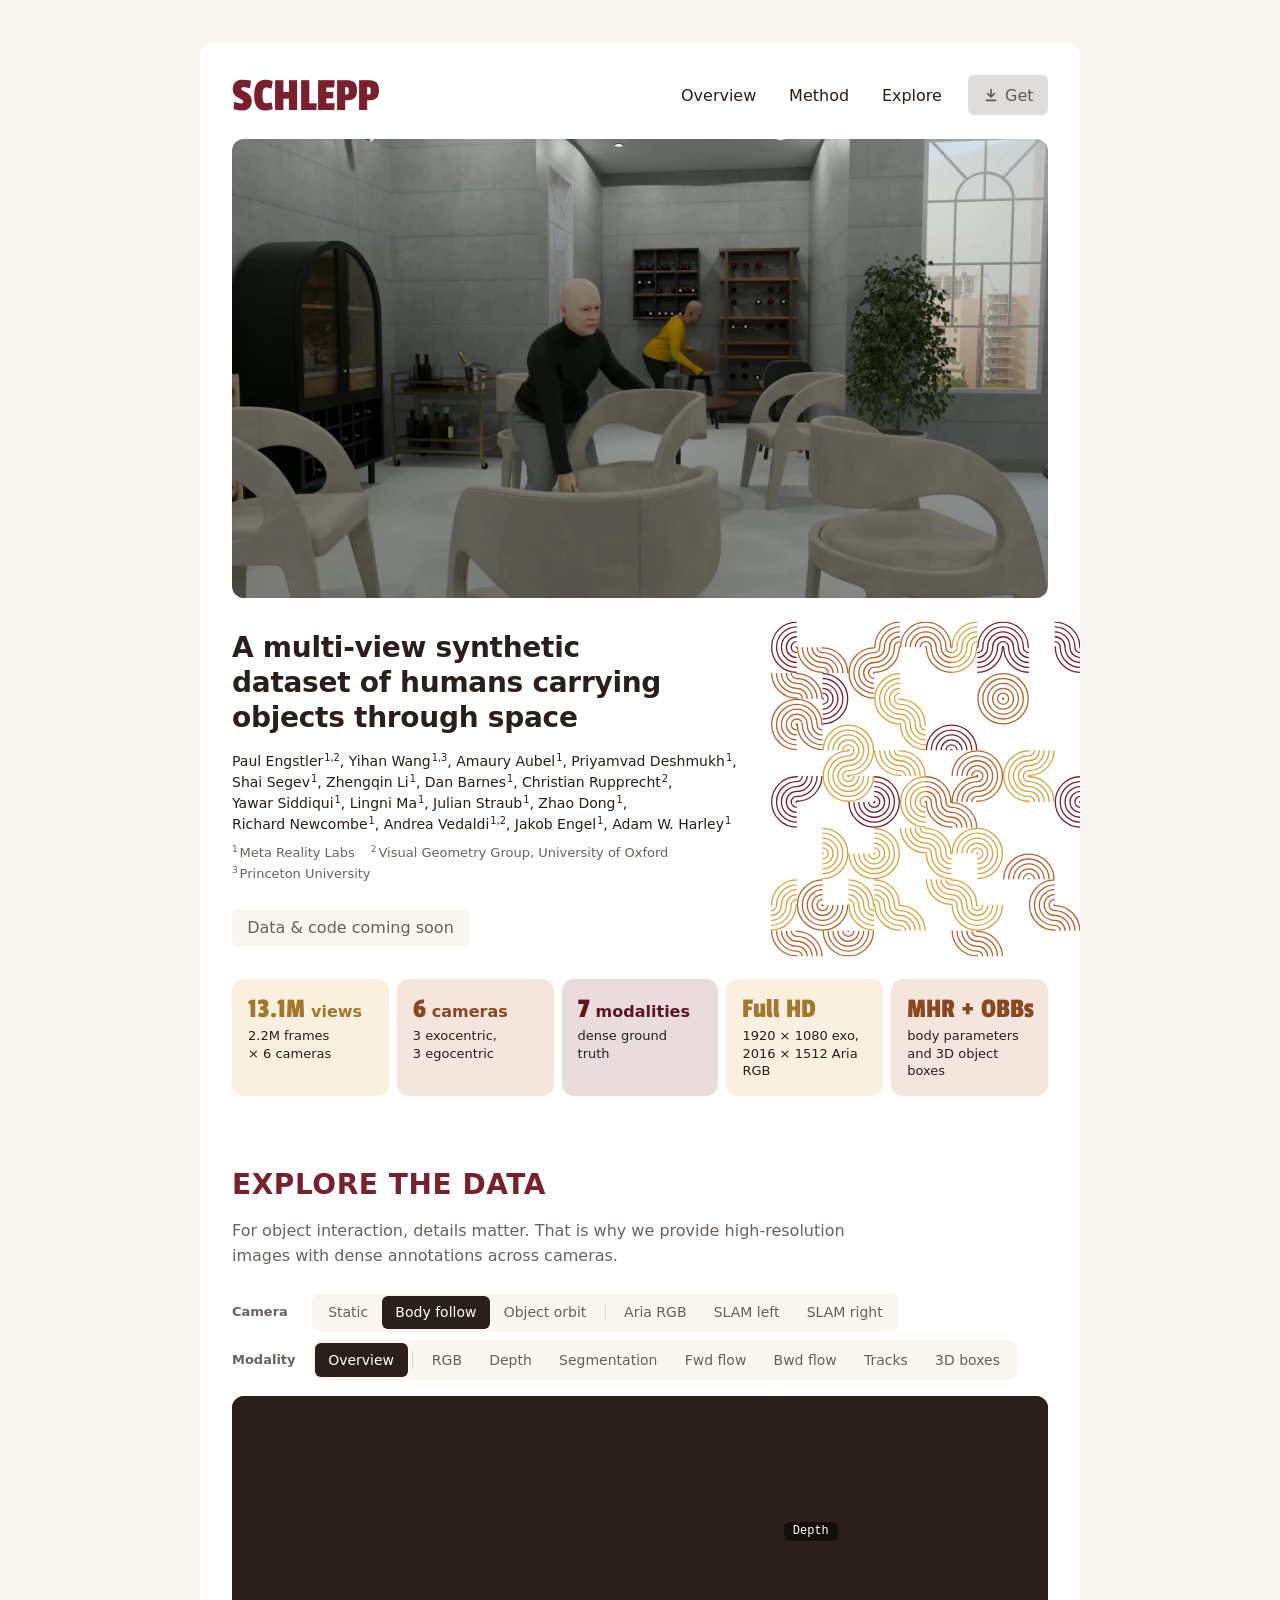
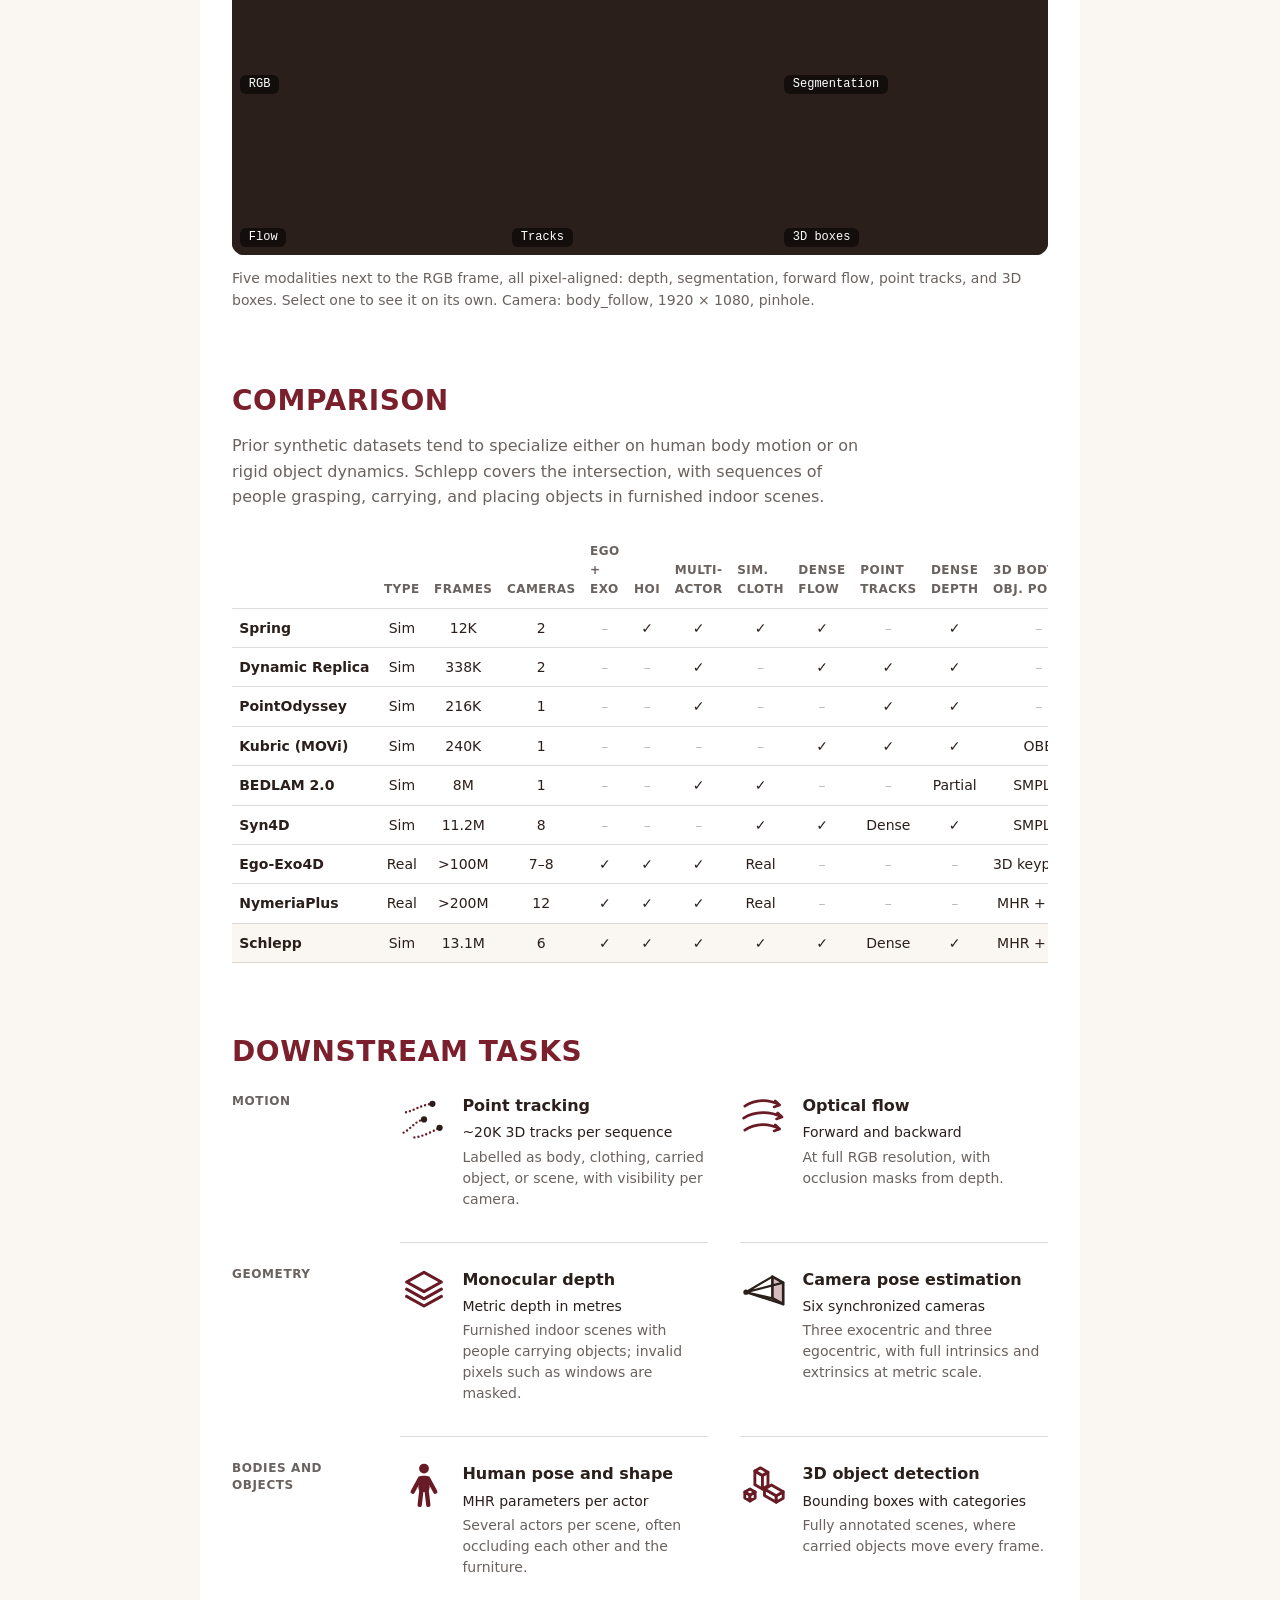
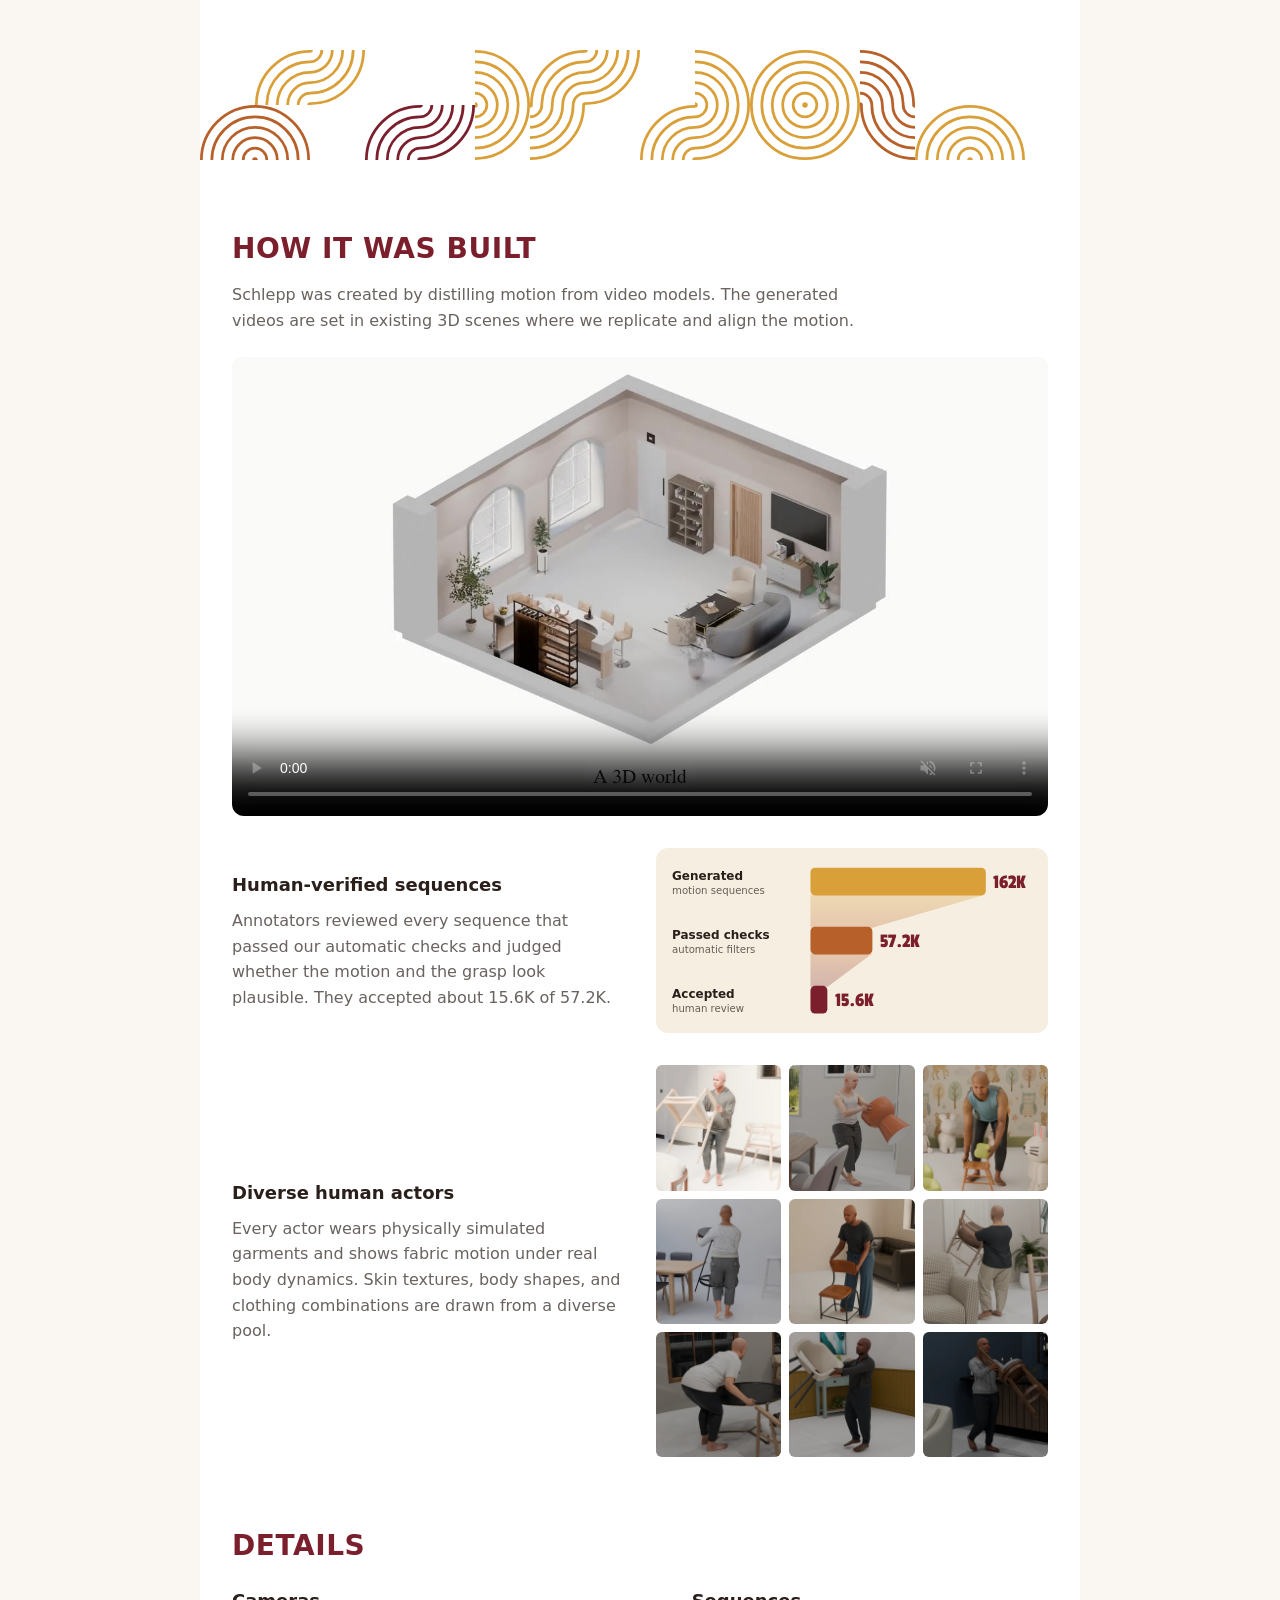
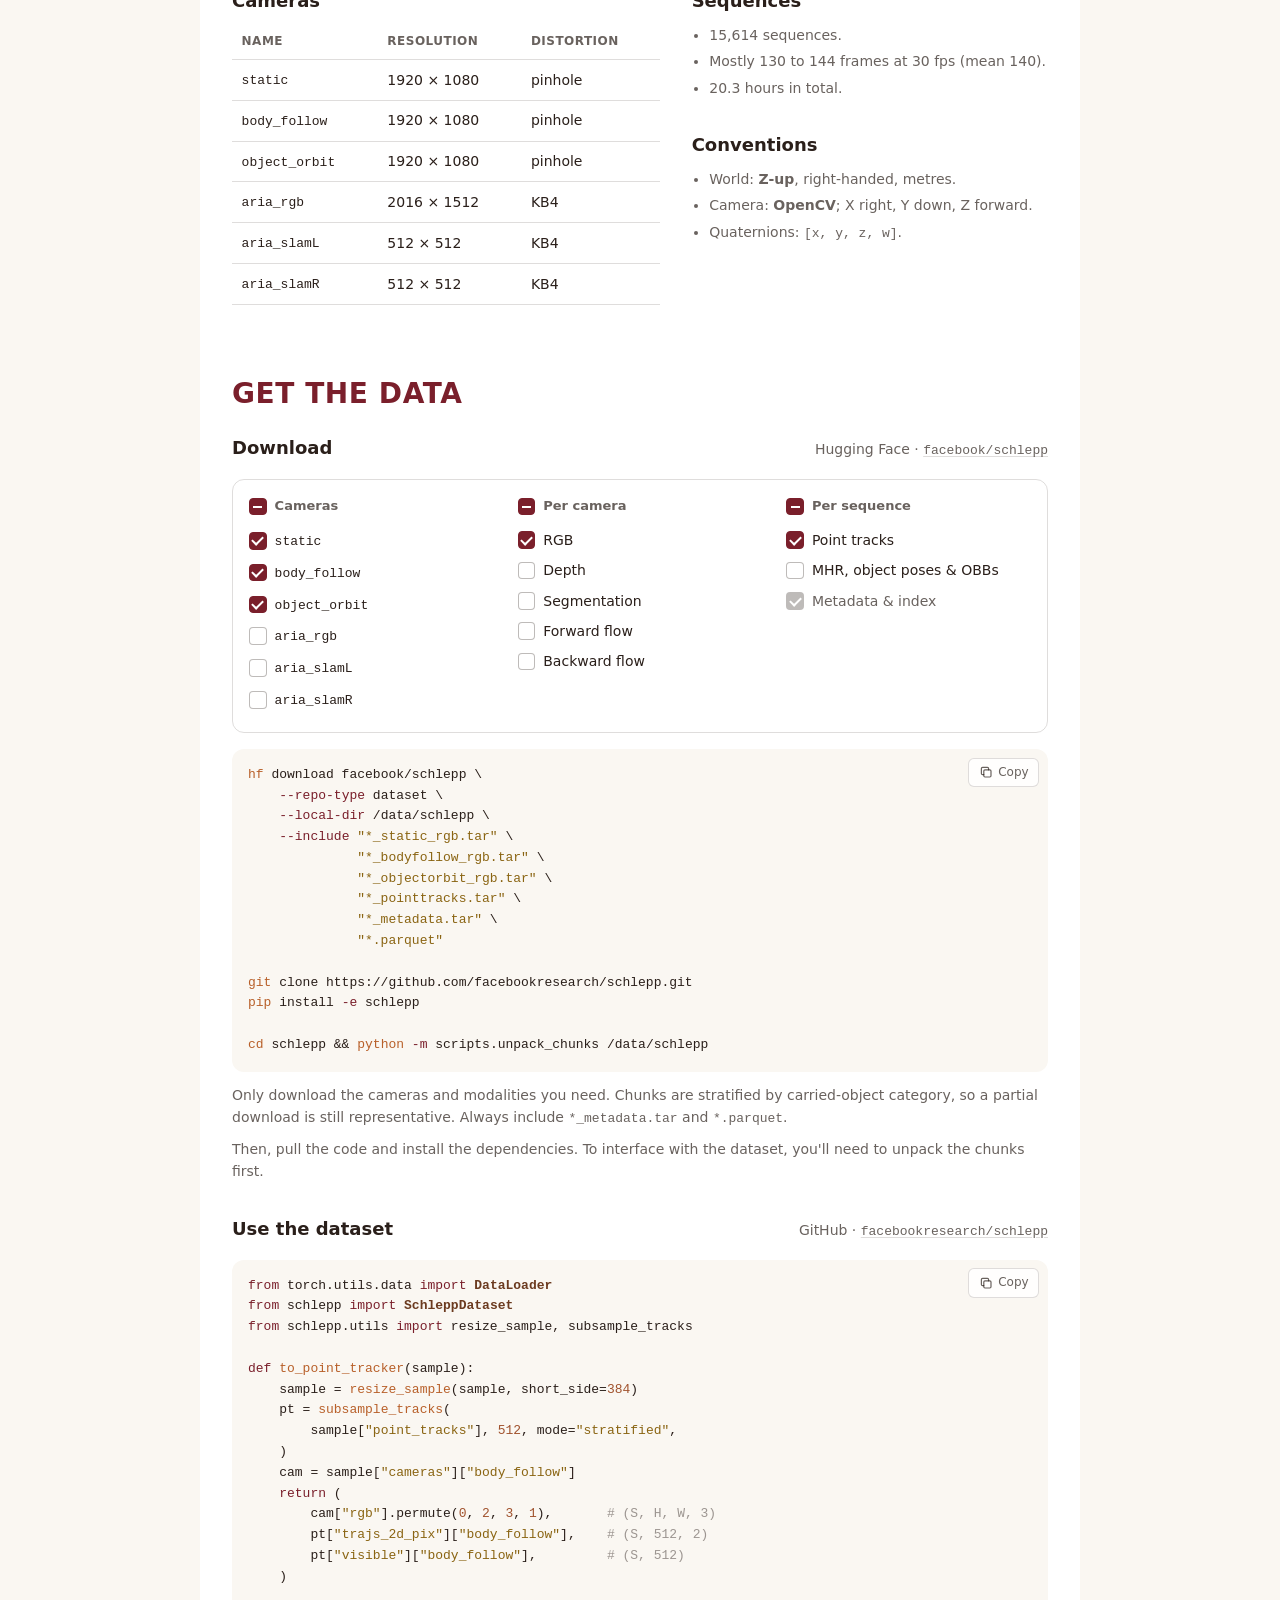
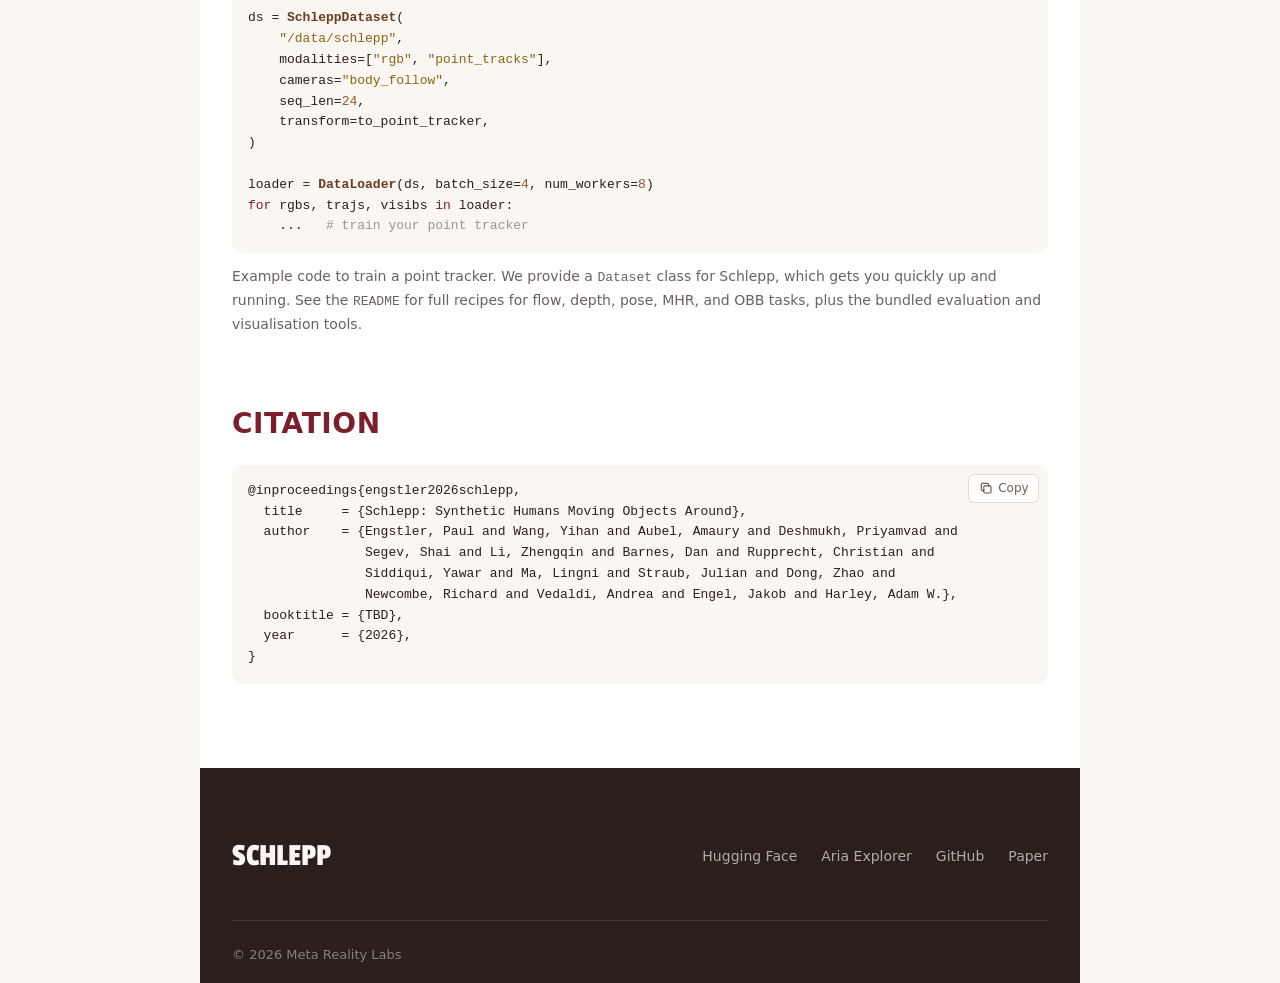
<file: index.html>
<!-- Copyright (c) Meta Platforms, Inc. and affiliates. -->
<!DOCTYPE html>
<html lang="en">
<head>
<meta charset="utf-8">
<meta name="viewport" content="width=device-width, initial-scale=1">
<title>Schlepp — A Multi-View Synthetic Dataset of Humans Carrying Objects</title>
<meta name="description" content="Schlepp is a 20-hour, 13.1M-view multi-camera synthetic dataset of humans picking up, carrying, and placing objects, with dense ground truth across seven modalities.">
<!-- Link previews. Crawlers need absolute URLs; the image is a 1200x630 (1.91:1, uncropped by
     large cards) modality-slices still from the static camera (frame 70). -->
<meta property="og:type" content="website">
<meta property="og:url" content="https://facebookresearch.github.io/schlepp/">
<meta property="og:title" content="Schlepp: A Multi-View Synthetic Dataset of Humans Carrying Objects">
<meta property="og:description" content="Schlepp is a 20-hour, 13.1M-view multi-camera synthetic dataset of humans picking up, carrying, and placing objects, with dense ground truth across seven modalities.">
<meta property="og:image" content="https://facebookresearch.github.io/schlepp/assets/social-wide.jpg">
<meta property="og:image:width" content="1200">
<meta property="og:image:height" content="630">
<meta property="og:image:alt" content="A person carrying a chair, shown in diagonal stripes of RGB, depth, point tracks, segmentation, 3D boxes and optical flow">
<meta name="twitter:card" content="summary_large_image">
<link rel="preconnect" href="https://fonts.googleapis.com">
<link rel="preconnect" href="https://fonts.gstatic.com" crossorigin>
<link href="https://fonts.googleapis.com/css2?family=Passion+One&display=swap" rel="stylesheet">
<link rel="stylesheet" href="styles.css?v=30">
<script src="truchet.js?v=21" defer></script>
<script src="main.js?v=25" defer></script>
</head>
<body>
<main>
  <header class="masthead">
    <h1>Schlepp</h1>
    <nav>
      <a href="#overview">Overview</a>
      <a href="#method">Method</a>
      <a href="#tour">Explore</a>
      <!-- Disabled until release: restore href="#get" and drop aria-disabled. -->
      <a class="get" aria-disabled="true" title="Coming soon">
        <svg viewBox="0 0 24 24" fill="none" stroke="currentColor" stroke-width="2.5" stroke-linecap="round" stroke-linejoin="round" aria-hidden="true"><path d="M12 4v11M7 10l5 5 5-5M5 20h14"/></svg>
        Get
      </a>
    </nav>
  </header>

  <div class="panel">
    <!-- ─────────────────────────  OVERVIEW  ───────────────────────── -->
    <section id="overview">
      <video class="teaser" poster="assets/zoom_grid_poster.jpg"
             autoplay muted loop playsinline webkit-playsinline disablepictureinpicture preload="auto"
             aria-label="Teaser: Schlepp sequences from several cameras">
        <source src="assets/zoom_grid_960.mp4" type="video/mp4" media="(max-width: 720px)">
        <source src="assets/zoom_grid_1280.mp4" type="video/mp4">
      </video>

      <div class="hero">
        <div class="hero-text">
          <h2>A multi-view synthetic dataset of humans carrying objects through space</h2>

          <p class="authors">
            <span><a href="https://www.paulengstler.com" target="_blank">Paul Engstler</a><sup>1,2</sup></span>
            <span><a href="https://memoryslices.github.io/" target="_blank">Yihan Wang</a><sup>1,3</sup></span>
            <span>Amaury Aubel<sup>1</sup></span>
            <span>Priyamvad Deshmukh<sup>1</sup></span>
            <span>Shai Segev<sup>1</sup></span>
            <span><a href="https://sites.google.com/view/zhengqinli" target="_blank">Zhengqin Li</a><sup>1</sup></span>
            <span>Dan Barnes<sup>1</sup></span>
            <span><a href="https://chrirupp.github.io/" target="_blank">Christian Rupprecht</a><sup>2</sup></span>
            <span><a href="https://nihalsid.github.io/" target="_blank">Yawar Siddiqui</a><sup>1</sup></span>
            <span>Lingni Ma<sup>1</sup></span>
            <span><a href="https://jstraub.github.io/" target="_blank">Julian Straub</a><sup>1</sup></span>
            <span><a href="http://flycooler.com/" target="_blank">Zhao Dong</a><sup>1</sup></span>
            <span><a href="https://rapiderobot.bitbucket.io" target="_blank">Richard Newcombe</a><sup>1</sup></span>
            <span><a href="https://www.robots.ox.ac.uk/~vedaldi/" target="_blank">Andrea Vedaldi</a><sup>1,2</sup></span>
            <span><a href="https://jakobengel.github.io/" target="_blank">Jakob Engel</a><sup>1</sup></span>
            <span><a href="https://adamharley.com" target="_blank">Adam W. Harley</a><sup>1</sup></span>
          </p>
          <p class="affiliations">
            <span><sup>1</sup>Meta Reality Labs</span>
            <span><sup>2</sup>Visual Geometry Group, University of Oxford</span>
            <span><sup>3</sup>Princeton University</span>
          </p>

          <div class="links">
            <!--
            <a href="#">PDF</a>
            <a href="#">arXiv</a>
            <a href="https://huggingface.co/datasets/facebook/schlepp">HF Dataset</a>
            <a href="https://explorer.projectaria.com/schlepp">Aria Explorer</a>
            <a href="https://github.com/facebookresearch/schlepp">GitHub</a>
            -->
            <span class="soon">Data &amp; code coming soon</span>
          </div>
        </div>
        <div class="deco deco-side"><truchet-pattern crawl="250" start-now="0.8" cols="12" rows="fit" arcs="6" ratio="0.3"
          colors="var(--wine) var(--gold) var(--copper)"></truchet-pattern></div>
      </div>
      <ul class="stats">
        <li class="gold"><strong>13.1M <em>views</em></strong><span>2.2M frames<br />× 6 cameras</span></li>
        <li class="copper"><strong>6 <em>cameras</em></strong><span>3 exocentric,<br />3 egocentric</span></li>
        <li class="wine"><strong>7 <em>modalities</em></strong><span>dense ground truth</span></li>
        <li class="gold"><strong>Full HD</strong><span>1920 × 1080 exo,<br />2016 × 1512 Aria RGB</span></li>
        <li class="copper"><strong>MHR + OBBs</strong><span>body parameters and 3D object boxes</span></li>
      </ul>
    </section>

    <!-- ─────────────────────────  TOUR  ───────────────────────── -->
    <section id="tour" class="block">
      <h3>Explore the data</h3>
      <p class="lead">For object interaction, details matter. That is why we provide high-resolution images with dense annotations across cameras.</p>

      <div class="viewer">
        <div class="viewer-controls">
          <span class="control-label">Camera</span>
          <div class="seg-wrap">
            <button type="button" class="seg-arrow prev" aria-label="Scroll left"><svg viewBox="0 0 24 24" aria-hidden="true"><path d="M15 5l-7 7 7 7"/></svg></button>
            <div class="segmented" role="tablist" aria-label="Camera">
            <span class="seg-indicator" aria-hidden="true"></span>
            <button role="tab" data-cam="static">Static</button>
            <button role="tab" data-cam="body_follow" class="active">Body follow</button>
            <button role="tab" data-cam="object_orbit">Object orbit</button>
            <span class="seg-divider" aria-hidden="true"></span>
            <button role="tab" data-cam="aria_rgb">Aria RGB</button>
            <button role="tab" data-cam="aria_slamL">SLAM left</button>
            <button role="tab" data-cam="aria_slamR">SLAM right</button>
          </div>
            <button type="button" class="seg-arrow next" aria-label="Scroll right"><svg viewBox="0 0 24 24" aria-hidden="true"><path d="M9 5l7 7-7 7"/></svg></button>
          </div>
          <span class="control-label">Modality</span>
          <div class="seg-wrap">
            <button type="button" class="seg-arrow prev" aria-label="Scroll left"><svg viewBox="0 0 24 24" aria-hidden="true"><path d="M15 5l-7 7 7 7"/></svg></button>
            <div class="segmented" role="tablist" aria-label="Modality">
            <span class="seg-indicator" aria-hidden="true"></span>
            <button role="tab" data-modality="overview" class="active">Overview</button>
            <span class="seg-divider" aria-hidden="true"></span>
            <button role="tab" data-modality="rgb">RGB</button>
            <button role="tab" data-modality="depth">Depth</button>
            <button role="tab" data-modality="segmentation">Segmentation</button>
            <button role="tab" data-modality="flow_fwd">Fwd flow</button>
            <button role="tab" data-modality="flow_bwd">Bwd flow</button>
            <button role="tab" data-modality="point_tracks">Tracks</button>
            <button role="tab" data-modality="obbs">3D boxes</button>
          </div>
            <button type="button" class="seg-arrow next" aria-label="Scroll right"><svg viewBox="0 0 24 24" aria-hidden="true"><path d="M9 5l7 7-7 7"/></svg></button>
          </div>
        </div>
        <div class="viewer-stage">
          <video id="viewer-video" muted loop playsinline webkit-playsinline disablepictureinpicture preload="auto"></video>
          <!-- Hit areas over the overview mosaic (RGB 2×2, five modalities around it); each opens its modality. -->
          <div class="viewer-tiles">
            <button type="button" data-tile="rgb" class="tile-big"><span>RGB</span></button>
            <button type="button" data-tile="depth"><span>Depth</span></button>
            <button type="button" data-tile="segmentation"><span>Segmentation</span></button>
            <button type="button" data-tile="flow_fwd"><span>Flow</span></button>
            <button type="button" data-tile="point_tracks"><span>Tracks</span></button>
            <button type="button" data-tile="obbs"><span>3D boxes</span></button>
          </div>
          <span class="viewer-label" id="viewer-label">body_follow · Overview</span>
        </div>
        <p class="viewer-caption" id="viewer-caption">Five modalities next to the RGB frame, all pixel-aligned: depth, segmentation, forward flow, point tracks, and 3D boxes. Select one to see it on its own. Camera: body_follow, 1920 × 1080, pinhole.</p>
      </div>
    </section>

    <!-- ─────────────────────────  COMPARISON  ───────────────────────── -->
    <section id="dataset" class="block">
      <h3>Comparison</h3>
      <p class="lead">
        Prior synthetic datasets tend to specialize either on human body motion or on
        rigid object dynamics. Schlepp covers the intersection, with sequences of people grasping,
        carrying, and placing objects in furnished indoor scenes.
      </p>

      <div class="table-wrap">
        <table class="compare">
          <thead>
            <tr>
              <th></th><th>Type</th><th>Frames</th><th>Cameras</th><th>Ego + Exo</th><th>HOI</th>
              <th>Multi-actor</th><th>Sim. cloth</th><th>Dense flow</th><th>Point tracks</th>
              <th>Dense depth</th><th>3D body + obj. poses</th>
            </tr>
          </thead>
          <tbody>
            <tr><th>Spring</th>        <td>Sim</td>  <td>12K</td>     <td>2</td>     <td class="no">–</td><td class="yes">✓</td><td class="yes">✓</td><td class="yes">✓</td><td class="yes">✓</td><td class="no">–</td><td class="yes">✓</td><td class="no">–</td></tr>
            <tr><th>Dynamic Replica</th><td>Sim</td> <td>338K</td>   <td>2</td>     <td class="no">–</td><td class="no">–</td><td class="yes">✓</td><td class="no">–</td><td class="yes">✓</td><td class="yes">✓</td><td class="yes">✓</td><td class="no">–</td></tr>
            <tr><th>PointOdyssey</th>  <td>Sim</td>  <td>216K</td>   <td>1</td>     <td class="no">–</td><td class="no">–</td><td class="yes">✓</td><td class="no">–</td><td class="no">–</td><td class="yes">✓</td><td class="yes">✓</td><td class="no">–</td></tr>
            <tr><th>Kubric (MOVi)</th> <td>Sim</td>  <td>240K</td>   <td>1</td>     <td class="no">–</td><td class="no">–</td><td class="no">–</td><td class="no">–</td><td class="yes">✓</td><td class="yes">✓</td><td class="yes">✓</td><td>OBB</td></tr>
            <tr><th>BEDLAM 2.0</th>    <td>Sim</td>  <td>8M</td>     <td>1</td>     <td class="no">–</td><td class="no">–</td><td class="yes">✓</td><td class="yes">✓</td><td class="no">–</td><td class="no">–</td><td>Partial</td><td>SMPL-X</td></tr>
            <tr><th>Syn4D</th>         <td>Sim</td>  <td>11.2M</td>   <td>8</td>     <td class="no">–</td><td class="no">–</td><td class="no">–</td><td class="yes">✓</td><td class="yes">✓</td><td class="yes">Dense</td><td class="yes">✓</td><td>SMPL-X</td></tr>
            <tr><th>Ego-Exo4D</th>     <td>Real</td> <td>&gt;100M</td><td>7–8</td>   <td class="yes">✓</td><td class="yes">✓</td><td class="yes">✓</td><td>Real</td><td class="no">–</td><td class="no">–</td><td class="no">–</td><td>3D keypoints</td></tr>
            <tr><th>NymeriaPlus</th>   <td>Real</td> <td>&gt;200M</td> <td>12</td>    <td class="yes">✓</td><td class="yes">✓</td><td class="yes">✓</td><td>Real</td><td class="no">–</td><td class="no">–</td><td class="no">–</td><td class="yes">MHR + OBB</td></tr>
            <tr class="self"><th>Schlepp</th><td>Sim</td><td>13.1M</td><td>6</td><td class="yes">✓</td><td class="yes">✓</td><td class="yes">✓</td><td class="yes">✓</td><td class="yes">✓</td><td class="yes">Dense</td><td class="yes">✓</td><td class="yes">MHR + OBB</td></tr>
          </tbody>
        </table>
      </div>
    </section>

    <!-- ─────────────────────────  TASKS  ───────────────────────── -->
    <section id="tasks" class="block">
      <h3>Downstream tasks</h3>
        <div class="task-themes">
          <span class="task-theme">Motion</span>
          <article class="task"><svg class="task-icon" viewBox="0 0 40 40" aria-hidden="true"><path class="ac trail" d="M3 33C9 30 13 23 20 22"/><path class="ac trail" d="M5 16C11 15 17 10 27 9"/><path class="ac trail" d="M12 37C20 36 27 32 33 29"/><circle class="dot" cx="20" cy="22" r="2.6"/><circle class="dot" cx="27" cy="9" r="2.6"/><circle class="dot" cx="33" cy="29" r="2.6"/></svg><h4>Point tracking</h4><strong>~20K 3D tracks per sequence</strong><p>Labelled as body, clothing, carried object, or scene, with visibility per camera.</p></article>
          <article class="task"><svg class="task-icon" viewBox="0 0 40 40" aria-hidden="true"><path class="ac" d="M4 11C13 5 24 5 33 10M29.4 6.6L33 10L28.4 11.6"/><path class="ac" d="M3 21C12 15 25 15 35 20M31.4 16.6L35 20L30.4 21.6"/><path class="ac" d="M4 31C13 25 24 25 33 30M29.4 26.6L33 30L28.4 31.6"/></svg><h4>Optical flow</h4><strong>Forward and backward</strong><p>At full RGB resolution, with occlusion masks from depth.</p></article>
          <span class="task-theme">Geometry</span>
          <article class="task"><svg class="task-icon" viewBox="0 0 40 40" aria-hidden="true"><g class="layers"><path d="M20 4.5L34.5 12.5L20 20.5L5.5 12.5Z"/><path d="M5.5 18.5L20 26.5L34.5 18.5"/><path d="M5.5 24.5L20 32.5L34.5 24.5"/></g></svg><h4>Monocular depth</h4><strong>Metric depth in metres</strong><p>Furnished indoor scenes with people carrying objects; invalid pixels such as windows are masked.</p></article>
          <article class="task"><svg class="task-icon" viewBox="0 0 40 40" aria-hidden="true"><path class="ac fill" d="M27 8L36 13V31L27 26Z"/><path d="M5 21L27 8M5 21L36 13M5 21L36 31M5 21L27 26"/><circle class="dot" cx="5" cy="21" r="2.2"/></svg><h4>Camera pose estimation</h4><strong>Six synchronized cameras</strong><p>Three exocentric and three egocentric, with full intrinsics and extrinsics at metric scale.</p></article>
          <span class="task-theme">Bodies and objects</span>
          <article class="task"><svg class="task-icon" viewBox="0 0 40 40" aria-hidden="true"><g class="figure"><circle cx="20" cy="6.3" r="4.1"/><rect x="15.3" y="12.2" width="9.4" height="13.6" rx="3.6"/><path class="limbs" d="M16.6 14.6L10.6 25.6M23.4 14.6L29.4 25.6M17.9 24L16.4 36.6M22.1 24L23.6 36.6"/></g></svg><h4>Human pose and shape</h4><strong>MHR parameters per actor</strong><p>Several actors per scene, often occluding each other and the furniture.</p></article>
          <article class="task"><svg class="task-icon" viewBox="0 0 40 40" aria-hidden="true"><g class="boxes"><polygon points="12.4,19.7 18.7,23.3 18.7,12.0 12.4,8.3"/><polygon points="23.3,20.7 18.7,23.3 18.7,12.0 23.3,9.3"/><polygon points="17.0,5.7 23.3,9.3 18.7,12.0 12.4,8.3"/><polygon points="20.4,28.7 30.2,34.3 30.2,29.0 20.4,23.3"/><polygon points="36.0,31.0 30.2,34.3 30.2,29.0 36.0,25.7"/><polygon points="26.2,20.0 36.0,25.7 30.2,29.0 20.4,23.3"/><polygon points="4.0,30.8 8.3,33.3 8.3,28.3 4.0,25.8"/><polygon points="12.6,30.8 8.3,33.3 8.3,28.3 12.6,25.8"/><polygon points="8.3,23.3 12.6,25.8 8.3,28.3 4.0,25.8"/></g></svg><h4>3D object detection</h4><strong>Bounding boxes with categories</strong><p>Fully annotated scenes, where carried objects move every frame.</p></article>
        </div>
      </section>

    <div class="deco deco-band"><truchet-pattern crawl="250" cols="16" rows="2" arcs="6" ratio="0.3"
      colors="var(--wine) var(--gold) var(--copper)"></truchet-pattern></div>

    <!-- ─────────────────────────  METHOD  ───────────────────────── -->
    <section id="method" class="block">
      <h3>How it was built</h3>
      <p class="lead">Schlepp was created by distilling motion from video models. The generated videos are set in existing 3D scenes where we replicate and align the motion.</p>

      <video class="method-video" controls muted loop playsinline webkit-playsinline preload="none" poster="assets/method_poster.jpg"
             aria-label="Walkthrough of the data generation method">
        <source src="assets/method.mp4" type="video/mp4">
      </video>

      <div class="method-row">
        <div>
          <h4>Human-verified sequences</h4>
          <p>Annotators reviewed every sequence that passed our automatic checks and judged whether the motion and the grasp look plausible. They accepted about 15.6K of 57.2K.</p>
        </div>
        <div class="funnel-card">
          <svg class="funnel" viewBox="0 0 390 166" role="img" aria-label="About 162K sequences generated, 57.2K passed automatic checks, 15.6K accepted by human reviewers">
            <defs>
              <linearGradient id="flow0" x1="0" y1="0" x2="0" y2="1"><stop offset="0" stop-color="var(--gold)"/><stop offset="1" stop-color="var(--copper)"/></linearGradient>
              <linearGradient id="flow1" x1="0" y1="0" x2="0" y2="1"><stop offset="0" stop-color="var(--copper)"/><stop offset="1" stop-color="var(--wine)"/></linearGradient>
            </defs>
            <polygon points="150,33 340,33 217.1,69 150,69" fill="url(#flow0)" opacity="0.28"/>
            <polygon points="150,97 217.1,97 168.6,133 150,133" fill="url(#flow1)" opacity="0.28"/>
            <text x="0" y="17" class="funnel-label">Generated</text>
            <text x="0" y="32" class="funnel-detail">motion sequences</text>
            <rect x="150" y="4" width="190" height="30" rx="5" fill="var(--gold)"/>
            <text x="348" y="19" class="funnel-count">162K</text>
            <text x="0" y="81" class="funnel-label">Passed checks</text>
            <text x="0" y="96" class="funnel-detail">automatic filters</text>
            <rect x="150" y="68" width="67.1" height="30" rx="5" fill="var(--copper)"/>
            <text x="225.1" y="83" class="funnel-count">57.2K</text>
            <text x="0" y="145" class="funnel-label">Accepted</text>
            <text x="0" y="160" class="funnel-detail">human review</text>
            <rect x="150" y="132" width="18.3" height="30" rx="5" fill="var(--wine)"/>
            <text x="176.3" y="147" class="funnel-count">15.6K</text>
          </svg>
        </div>
      </div>

      <div class="method-row">
        <div>
          <h4>Diverse human actors</h4>
          <p>Every actor wears physically simulated garments and shows fabric motion under real body dynamics. Skin textures, body shapes, and clothing combinations are drawn from a diverse pool.</p>
        </div>
        <div class="actor-grid">
          <img src="assets/people/125-RESTAURANT__obj42__cam01__v01.webp" alt="Synthetic actor in a restaurant scene" loading="lazy">
          <img src="assets/people/248-BAR__obj105__cam03__v00.webp" alt="Synthetic actor in a bar scene" loading="lazy">
          <img src="assets/people/952-PLAYROOM__obj48__cam03__v00.webp" alt="Synthetic actor in a playroom scene" loading="lazy">
          <img src="assets/people/1363-COFFEE_SHOP__obj3__cam03__v03.webp" alt="Synthetic actor in a coffee shop scene" loading="lazy">
          <img src="assets/people/156-RESTAURANT__obj71__cam00__v00.webp" alt="Synthetic actor in a restaurant scene" loading="lazy">
          <img src="assets/people/282-BAR__obj6__cam00__v00.webp" alt="Synthetic actor in a bar scene" loading="lazy">
          <img src="assets/people/953-PLAYROOM__obj27__cam00__v02.webp" alt="Synthetic actor in a playroom scene" loading="lazy">
          <img src="assets/people/63-RESTAURANT__obj67__cam00__v00.webp" alt="Synthetic actor in a restaurant scene" loading="lazy">
          <img src="assets/people/86-RESTAURANT__obj9__cam00__v01.webp" alt="Synthetic actor in a restaurant scene" loading="lazy">
        </div>
      </div>
    </section>

    <!-- ─────────────────────────  CAMERAS  ───────────────────────── -->
    <section id="details" class="block">
      <h3>Details</h3>
      <div class="details-grid">
        <div>
          <h4>Cameras</h4>
          <div class="table-wrap">
          <table class="cams-table">
            <thead><tr><th>Name</th><th>Resolution</th><th>Distortion</th></tr></thead>
            <tbody>
              <tr><td><code>static</code></td>      <td>1920 × 1080</td><td>pinhole</td></tr>
              <tr><td><code>body_follow</code></td> <td>1920 × 1080</td><td>pinhole</td></tr>
              <tr><td><code>object_orbit</code></td><td>1920 × 1080</td><td>pinhole</td></tr>
              <tr><td><code>aria_rgb</code></td>    <td>2016 × 1512</td><td>KB4</td></tr>
              <tr><td><code>aria_slamL</code></td>  <td>512 × 512</td>  <td>KB4</td></tr>
              <tr><td><code>aria_slamR</code></td>  <td>512 × 512</td>  <td>KB4</td></tr>
            </tbody>
          </table>
        </div>
        </div>
        <div>
          <h4>Sequences</h4>
          <ul class="facts">
            <li>15,614 sequences.</li>
            <li>Mostly 130 to 144 frames at 30 fps (mean 140).</li>
            <li>20.3 hours in total.</li>
          </ul>
          <h4>Conventions</h4>
          <ul class="facts">
            <li>World: <strong>Z-up</strong>, right-handed, metres.</li>
            <li>Camera: <strong>OpenCV</strong>; X right, Y down, Z forward.</li>
            <li>Quaternions: <code>[x, y, z, w]</code>.</li>
          </ul>
        </div>
      </div>
    </section>

    <!-- ─────────────────────────  GET  ───────────────────────── -->
    <section id="get" class="block">
      <h3>Get the data</h3>

      <div class="code-card">
        <div class="code-head"><h4>Download</h4><span>Hugging Face · <a href="https://huggingface.co/datasets/facebook/schlepp"><code>facebook/schlepp</code></a></span></div>
        <!-- Picks rewrite the --include list below; file names follow the README ("*_<camera>_<modality>.tar"). -->
        <div class="picker">
          <fieldset data-list="cams">
            <legend><label class="check"><input type="checkbox" class="group-toggle" aria-label="All cameras"><span>Cameras</span></label></legend>
            <label class="check"><input type="checkbox" value="static" checked><span><code>static</code></span></label>
            <label class="check"><input type="checkbox" value="bodyfollow" checked><span><code>body_follow</code></span></label>
            <label class="check"><input type="checkbox" value="objectorbit" checked><span><code>object_orbit</code></span></label>
            <label class="check"><input type="checkbox" value="ariargb"><span><code>aria_rgb</code></span></label>
            <label class="check"><input type="checkbox" value="ariaslamL"><span><code>aria_slamL</code></span></label>
            <label class="check"><input type="checkbox" value="ariaslamR"><span><code>aria_slamR</code></span></label>
          </fieldset>
          <fieldset data-list="mods">
            <legend><label class="check"><input type="checkbox" class="group-toggle" aria-label="All per-camera modalities"><span>Per camera</span></label></legend>
            <label class="check"><input type="checkbox" value="rgb" checked><span>RGB</span></label>
            <label class="check"><input type="checkbox" value="depth"><span>Depth</span></label>
            <label class="check"><input type="checkbox" value="segmentation"><span>Segmentation</span></label>
            <label class="check"><input type="checkbox" value="forwardflow"><span>Forward flow</span></label>
            <label class="check"><input type="checkbox" value="backwardflow"><span>Backward flow</span></label>
          </fieldset>
          <fieldset data-list="seq">
            <legend><label class="check"><input type="checkbox" class="group-toggle" aria-label="All per-sequence files"><span>Per sequence</span></label></legend>
            <label class="check"><input type="checkbox" value="pointtracks" checked><span>Point tracks</span></label>
            <label class="check"><input type="checkbox" value="mhrand3dbb"><span>MHR, object poses &amp; OBBs</span></label>
            <label class="check locked"><input type="checkbox" checked disabled><span>Metadata &amp; index</span></label>
          </fieldset>
        </div>
<pre><code id="download-code"><span class="tok-fn">hf</span> download facebook/schlepp \
    <span class="tok-kw">--repo-type</span> dataset \
    <span class="tok-kw">--local-dir</span> /data/schlepp \
    <span class="tok-kw">--include</span> <span class="tok-str">"*_static_rgb.tar"</span> \
              <span class="tok-str">"*_bodyfollow_rgb.tar"</span> \
              <span class="tok-str">"*_objectorbit_rgb.tar"</span> \
              <span class="tok-str">"*_pointtracks.tar"</span> \
              <span class="tok-str">"*_metadata.tar"</span> \
              <span class="tok-str">"*.parquet"</span>

<span class="tok-fn">git</span> clone https://github.com/facebookresearch/schlepp.git
<span class="tok-fn">pip</span> install <span class="tok-kw">-e</span> schlepp

<span class="tok-fn">cd</span> schlepp && <span class="tok-fn">python</span> <span class="tok-kw">-m</span> scripts.unpack_chunks /data/schlepp</code></pre>
        <p>Only download the cameras and modalities you need. Chunks are stratified by carried-object category, so a partial download is still representative. Always include <code>*_metadata.tar</code> and <code>*.parquet</code>.</p>
        <p>Then, pull the code and install the dependencies. To interface with the dataset, you'll need to unpack the chunks first.</p>
      </div>

      <div class="code-card">
        <div class="code-head"><h4>Use the dataset</h4><span>GitHub · <a href="https://github.com/facebookresearch/schlepp"><code>facebookresearch/schlepp</code></a></span></div>
<pre><code><span class="tok-kw">from</span> torch.utils.data <span class="tok-kw">import</span> <span class="tok-cls">DataLoader</span>
<span class="tok-kw">from</span> schlepp <span class="tok-kw">import</span> <span class="tok-cls">SchleppDataset</span>
<span class="tok-kw">from</span> schlepp.utils <span class="tok-kw">import</span> resize_sample, subsample_tracks

<span class="tok-kw">def</span> <span class="tok-fn">to_point_tracker</span>(sample):
    sample = <span class="tok-fn">resize_sample</span>(sample, short_side=<span class="tok-num">384</span>)
    pt = <span class="tok-fn">subsample_tracks</span>(
        sample[<span class="tok-str">"point_tracks"</span>], <span class="tok-num">512</span>, mode=<span class="tok-str">"stratified"</span>,
    )
    cam = sample[<span class="tok-str">"cameras"</span>][<span class="tok-str">"body_follow"</span>]
    <span class="tok-kw">return</span> (
        cam[<span class="tok-str">"rgb"</span>].permute(<span class="tok-num">0</span>, <span class="tok-num">2</span>, <span class="tok-num">3</span>, <span class="tok-num">1</span>),       <span class="tok-com"># (S, H, W, 3)</span>
        pt[<span class="tok-str">"trajs_2d_pix"</span>][<span class="tok-str">"body_follow"</span>],    <span class="tok-com"># (S, 512, 2)</span>
        pt[<span class="tok-str">"visible"</span>][<span class="tok-str">"body_follow"</span>],         <span class="tok-com"># (S, 512)</span>
    )

ds = <span class="tok-cls">SchleppDataset</span>(
    <span class="tok-str">"/data/schlepp"</span>,
    modalities=[<span class="tok-str">"rgb"</span>, <span class="tok-str">"point_tracks"</span>],
    cameras=<span class="tok-str">"body_follow"</span>,
    seq_len=<span class="tok-num">24</span>,
    transform=to_point_tracker,
)

loader = <span class="tok-cls">DataLoader</span>(ds, batch_size=<span class="tok-num">4</span>, num_workers=<span class="tok-num">8</span>)
<span class="tok-kw">for</span> rgbs, trajs, visibs <span class="tok-kw">in</span> loader:
    ...   <span class="tok-com"># train your point tracker</span></code></pre>
        <p>Example code to train a point tracker. We provide a <code>Dataset</code> class for Schlepp, which gets you quickly up and running. See the <code>README</code> for full recipes for flow, depth, pose, MHR, and OBB tasks, plus the bundled evaluation and visualisation tools.</p>
      </div>
    </section>

    <!-- ─────────────────────────  CITATION  ───────────────────────── -->
    <section id="citation" class="block">
      <h3>Citation</h3>
<pre><code>@inproceedings{engstler2026schlepp,
  title     = {Schlepp: Synthetic Humans Moving Objects Around},
  author    = {Engstler, Paul and Wang, Yihan and Aubel, Amaury and Deshmukh, Priyamvad and
               Segev, Shai and Li, Zhengqin and Barnes, Dan and Rupprecht, Christian and
               Siddiqui, Yawar and Ma, Lingni and Straub, Julian and Dong, Zhao and
               Newcombe, Richard and Vedaldi, Andrea and Engel, Jakob and Harley, Adam W.},
  booktitle = {TBD},
  year      = {2026},
}</code></pre>
    </section>

  </div>
</main>
<footer>
  <div class="footer-inner">
    <span class="footer-mark">Schlepp</span>
    <div class="footer-links">
      <a href="https://huggingface.co/datasets/facebook/schlepp" target="_blank">Hugging Face</a>
      <a href="https://explorer.projectaria.com/schlepp" target="_blank">Aria Explorer</a>
      <a href="https://github.com/facebookresearch/schlepp" target="_blank">GitHub</a>
      <a href="#">Paper</a>
    </div>
    <small>&copy; 2026 Meta Reality Labs</small>
  </div>
</footer>
</body>
</html>
</file>
<file: styles.css>
/* Copyright (c) Meta Platforms, Inc. and affiliates. */
:root {
  --cream: #f6efe1;
  --page: rgb(250 247 242);   /* the page behind the sheet */
  --sheet: #fff;              /* the panel and masthead */
  --fill: rgb(250 247 242);   /* clickable things and code on the sheet: one step off the sheet */
  --ink: #2a1f1a;
  --muted: rgb(42 31 26 / 0.7);
  --faint: rgb(42 31 26 / 0.15);
  --wine: #7a1f2b;
  --gold: #d9a03a;
  --copper: #b8602a;
  --wine-fill: var(--wine);   /* filled controls (button, checkboxes); on dark the text wine lightens, this doesn't */
  --on-accent: #fff;          /* text and ticks on wine fills */
  --on-ink: #fff;             /* text on ink fills (the selected segment) */
  --shade: #000;              /* what accent colours mix toward for contrast: darker on light, lighter on dark */
  --tint: rgb(0 0 0 / 0.05);  /* hover wash */
  --subtle: rgb(42 31 26 / 0.3);   /* absent table values, checkbox borders */
  --media-bg: #2a1f1a;        /* letterbox behind viewer clips, the same in both themes */
  --footer-bg: var(--ink);
  --footer-fg: rgb(250 247 242);
  --tok-str: #8a6412;
  --tok-num: #a0522d;
  --tok-cls: #6b3a1f;
  --tok-com: rgb(42 31 26 / 0.45);
  --card: var(--cream);       /* the funnel card */
  color-scheme: light dark;
  --content-width: 880px;
  --mono: ui-monospace, "SF Mono", Menlo, Consolas, monospace;
  /* Type scale for everything except the wordmark. */
  --fs-xs: 0.75rem;     /* 12px: table heads, overlay labels, small print */
  --fs-sm: 0.8125rem;   /* 13px: affiliations, figure notes, labels, code */
  --fs-md: 0.875rem;    /* 14px: secondary text, tables, controls */
  --fs-body: 1rem;      /* 16px */
  --fs-h4: 1.125rem;    /* 18px */
  --fs-h3: 1.5rem;      /* 24px */
  --fs-h2: 1.75rem;     /* 28px */
  /* Two radii: surfaces and media, and small things (controls, labels, thumbnails). */
  --radius: 12px;
  --radius-sm: 6px;
  /* Spacing: each step is one kind of relation, used the same way everywhere. */
  --space-1: 0.25rem;      /*  4px  lines in a tight group (authors, list items) */
  --space-2: 0.5rem;       /*  8px  label or sub-heading to its content, tile gaps */
  --space-3: 0.75rem;      /* 12px  media to its caption or note */
  --space-4: 1rem;         /* 16px  heading to lead, controls to what they control, card insets */
  --space-5: 1.5rem;       /* 24px  heading block (heading + lead) to its content */
  --space-6: 2rem;         /* 32px  between blocks inside a section */
  --space-section: 4.5rem; /* 72px  between sections */
  --panel-pad: 2rem;       /* the panel's and the masthead bar's inset */
  --ease-apple: cubic-bezier(0.32, 0.72, 0, 1);   /* iOS sheet/spring-like ease-out */
  --colour-fade: background-color 0.4s var(--ease-apple), color 0.4s var(--ease-apple),
                 border-color 0.4s var(--ease-apple);
}

/* Dark: the same sheet at night. Warm blacks from the ink, a lighter wine for text, the deep wine
   kept for filled controls. Media with light backgrounds (the method video) stays light, like a print. */
@media (prefers-color-scheme: dark) {
  :root {
    --page: #15100d;
    --sheet: #1f1814;
    --fill: #2b221d;
    --card: var(--fill);
    --ink: #efe6d8;
    --muted: rgb(239 230 216 / 0.68);
    --faint: rgb(239 230 216 / 0.14);
    --subtle: rgb(239 230 216 / 0.3);
    --wine: #d98a95;
    --wine-fill: #8e2a38;
    --copper: #cd7a45;
    --on-ink: var(--sheet);
    --shade: #fff;
    --tint: rgb(255 255 255 / 0.06);
    --footer-bg: #0e0a08;
    --tok-str: #dcb062;
    --tok-num: #e0916a;
    --tok-cls: #e8b48a;
    --tok-com: rgb(239 230 216 / 0.45);
  }
}

* { box-sizing: border-box; }

html { font-size: 16px; scroll-behavior: smooth; }

body {
  margin: 0;
  min-height: 100vh;
  display: flex;
  flex-direction: column;
  background: var(--page);
  color: var(--ink);
  font: 1rem/1.6 system-ui, -apple-system, sans-serif;
  overflow-x: hidden;
}

truchet-pattern { display: block; }
truchet-pattern svg { display: block; width: 100%; height: auto; }

main {
  width: min(var(--content-width), 100% - 32px);
  margin: 0 auto;
  /* 3rem on tall screens, shrinking with viewport height down to 1.25rem on short laptops. */
  padding-top: clamp(1.25rem, (100vh - 640px) / 6, 3rem);
  flex: 1;
  display: flex;
  flex-direction: column;
}

.masthead {
  display: flex;
  flex-wrap: wrap;
  justify-content: space-between;
  align-items: center;
  gap: 1rem 2rem;
  /* White like the panel it sits on: one sheet. No bottom padding, so the wordmark sits a
     heading's distance (--space-5) above the teaser instead of two paddings. */
  padding: var(--panel-pad) var(--panel-pad) 0;
  border-radius: var(--radius) var(--radius) 0 0;
  background: var(--sheet);
}

h1 {
  font-family: "Passion One", sans-serif;
  font-weight: 400;
  font-size: 3rem;
  line-height: 1;
  text-transform: uppercase;
  /* Trim the line box to Passion One's capitals (measured: 0.15em above them, 0.21em of empty
     descender space below), so the nav centres on the letters and the teaser gap starts at them. */
  margin: -0.15em 0 -0.21em;
  color: var(--wine);
}

nav { display: flex; flex-wrap: wrap; gap: 0.25rem; align-items: center; }

nav a {
  display: inline-flex;
  align-items: center;
  gap: 0.4rem;
  padding: 0.45rem 0.9rem;
  border-radius: var(--radius-sm);
  color: var(--ink);
  font-weight: 500;
  text-decoration: none;
  transition: var(--colour-fade);
}
nav a:hover { background: var(--tint); }

nav a.get { background: var(--wine-fill); color: var(--on-accent); margin-left: 0.5rem; }
nav a.get:hover { background: color-mix(in srgb, var(--wine-fill), #000 17%); }
nav a.get svg { width: 1em; height: 1em; }
nav a.get[aria-disabled="true"],
nav a.get[aria-disabled="true"]:hover { background: var(--faint); color: var(--muted); cursor: not-allowed; }

.panel {
  flex: 1;
  background: var(--sheet);
  padding: var(--space-5) var(--panel-pad) var(--space-section);   /* a section's gap before the footer */
}

section { scroll-margin-top: 1.5rem; }

/* ─── overview ─────────────────────────────────────────────────────── */

.teaser {
  display: block;
  width: 100%;
  aspect-ratio: 16 / 9;
  object-fit: cover;
  border-radius: var(--radius);
  background: var(--cream);
}

.hero {
  display: grid;
  grid-template-columns: 1fr 34%;
  gap: 2rem;
  margin-top: var(--space-6);
}

h2 {
  font-size: var(--fs-h2);
  line-height: 1.25;
  font-weight: 650;
  letter-spacing: -0.01em;
  margin: 0 0 var(--space-4);
  text-wrap: balance;
}

.authors { margin: 0 0 var(--space-2); font-size: var(--fs-md); font-weight: 500; line-height: 1.5; }
.authors a { text-decoration: none; color: inherit; transition: var(--colour-fade); }
.authors a:hover { text-decoration: underline; }
.authors span { white-space: nowrap; }
.authors span:not(:last-child)::after { content: ","; }
.affiliations { margin: 0 0 var(--space-5); font-size: var(--fs-sm); color: var(--muted); display: flex; flex-wrap: wrap; gap: 0 var(--space-4); }
sup { font-size: 0.7em; line-height: 0; margin-left: 0.1em; }
.affiliations sup { margin: 0 0.2em 0 0; }

/* Key figures: tinted tiles, figure in a darker shade of the tile's tone. */
.stats {
  display: grid;
  grid-template-columns: repeat(5, minmax(0, 1fr));
  gap: var(--space-2);
  margin: var(--space-6) 0 0;
  padding: 0;
  list-style: none;
}
.stats li {
  --tone: var(--gold);
  display: flex;
  flex-direction: column;
  gap: 0.25rem;
  padding: var(--space-4);
  border-radius: var(--radius);
  background: color-mix(in srgb, var(--tone) 16%, var(--sheet));
}
.stats li.copper { --tone: var(--copper); }
.stats li.wine { --tone: var(--wine); }
.stats strong {
  font-family: "Passion One", sans-serif;
  font-size: 1.75rem;
  font-weight: 400;
  line-height: 1;
  white-space: nowrap;
  color: color-mix(in srgb, var(--tone), var(--shade) 25%);
}
.stats em {
  font: 600 var(--fs-body)/1 system-ui, -apple-system, sans-serif;
  font-style: normal;
}
.stats span { font-size: var(--fs-sm); line-height: 1.35; color: var(--ink); }

.links { display: flex; flex-wrap: wrap; gap: 0.5rem; }
.links a {
  padding: 0.4rem 0.95rem;
  border: 1.5px solid var(--faint);
  border-radius: var(--radius-sm);
  background: none;
  color: var(--ink);
  font: inherit;
  font-weight: 500;
  text-decoration: none;
  cursor: pointer;
  transition: var(--colour-fade);
}
.links a:hover { border-color: var(--ink); }
/* Release status in place of the links: a plain label, deliberately not shaped like a button. */
.links .soon {
  padding: 0.4rem 0.95rem;
  border-radius: var(--radius-sm);
  background: var(--fill);
  color: var(--muted);
  font-weight: 500;
}

/* Arc decorations: a snake pattern inside a clipped window. */
.deco { position: relative; overflow: hidden; pointer-events: none; }
.deco truchet-pattern { position: absolute; }

.deco-side {
  margin: -1rem calc(-1 * var(--panel-pad)) -1rem 0;   /* bleed off the panel's right edge */
}
.deco-side truchet-pattern { left: 0; right: 0; top: 50%; translate: 0 -50%; }

.deco-band {
  margin: var(--space-section) calc(-1 * var(--panel-pad)) 0;
}
.deco-band truchet-pattern { position: relative; }

/* ─── content sections ─────────────────────────────────────────────── */

.block { margin-top: var(--space-section); }

/* Section headings: heavy wine capitals. */
h3 {
  font-size: var(--fs-h2);
  line-height: 1.2;
  font-weight: 800;
  letter-spacing: 0.02em;   /* capitals need a little air */
  text-transform: uppercase;
  color: var(--wine);
  margin: 0 0 var(--space-5);
  text-wrap: balance;
}
/* A lead sits closer to its heading (16px); the margins collapse to 24 - 8. */
.block > h3 + .lead { margin-top: calc(var(--space-4) - var(--space-5)); }

h4 { font-size: var(--fs-h4); margin: 0 0 var(--space-2); }

.lead { color: var(--muted); margin: 0 0 var(--space-5); max-width: 62ch; }

code { font-family: var(--mono); font-size: var(--fs-sm); }

/* tables */
.table-wrap { overflow-x: auto; -webkit-overflow-scrolling: touch; }
table { border-collapse: collapse; width: 100%; font-size: var(--fs-md); }
th, td { padding: 0.5rem 0.6rem; text-align: left; border-bottom: 1px solid var(--faint); }
thead th { font-size: var(--fs-xs); font-weight: 600; letter-spacing: 0.04em; text-transform: uppercase; color: var(--muted); vertical-align: bottom; }
tbody th { font-weight: 600; white-space: nowrap; }
.compare th, .compare td { padding-inline: 0.45rem; }   /* fits all 12 columns at the max content width */
.compare td { white-space: nowrap; text-align: center; }
.compare td.no { color: var(--subtle); }
.compare tr.self { background: var(--fill); }

/* viewer */
.viewer-controls {
  display: grid;
  grid-template-columns: auto minmax(0, 1fr);
  gap: var(--space-2) var(--space-4);
  align-items: center;
  margin-bottom: var(--space-4);
}
.control-label { font-size: var(--fs-sm); font-weight: 600; color: var(--muted); }

/* iOS-style segmented control: a cream track with a white thumb that slides to the active option.
   The track's radius is the thumb's plus the 3px inset, so the two curves stay concentric. */
.segmented {
  position: relative;
  display: flex;
  align-items: center;
  width: max-content;
  max-width: 100%;
  padding: 3px;
  border-radius: calc(var(--radius-sm) + 3px);
  background: var(--fill);
  overflow-x: auto;
  scrollbar-width: none;
}
.segmented::-webkit-scrollbar { display: none; }
.segmented button {
  position: relative;
  z-index: 1;
  flex: none;
  padding: 0.35rem 0.85rem;
  border: 0;
  border-radius: var(--radius-sm);
  background: none;
  color: var(--muted);
  font: inherit;
  font-size: var(--fs-md);
  font-weight: 500;
  white-space: nowrap;
  cursor: pointer;
  transition: var(--colour-fade);
}
.segmented button:hover { color: var(--ink); }
.segmented button.active { color: var(--on-ink); }
.seg-indicator {
  position: absolute;
  top: 3px;
  bottom: 3px;
  left: 0;
  border-radius: var(--radius-sm);
  background: var(--ink);
  transition: transform 0.45s var(--ease-apple), width 0.45s var(--ease-apple);
}
/* Arrow buttons appear only when a track overflows (small screens), so the scroll is discoverable. */
.seg-wrap { display: flex; align-items: center; gap: 0.25rem; min-width: 0; }
.seg-wrap .segmented { min-width: 0; }
.seg-arrow {
  display: none;
  flex: none;
  place-items: center;
  /* track = 3px inset + button (0.35rem padding twice + one 14px line at 1.6) + 3px inset */
  width: calc(0.7rem + var(--fs-md) * 1.6 + 6px);
  height: calc(0.7rem + var(--fs-md) * 1.6 + 6px);
  padding: 0;
  border: 0;
  border-radius: calc(var(--radius-sm) + 3px);
  background: var(--fill);
  color: var(--ink);
  cursor: pointer;
  transition: var(--colour-fade), opacity 0.3s var(--ease-apple);
}
.seg-arrow svg { width: 0.9rem; height: 0.9rem; fill: none; stroke: currentColor; stroke-width: 2.5; stroke-linecap: round; stroke-linejoin: round; }
.seg-arrow:hover { background: color-mix(in srgb, var(--fill), var(--ink) 6%); }
.seg-arrow:disabled { opacity: 0.35; cursor: default; }
.seg-wrap.overflowing .seg-arrow { display: grid; }
.seg-divider { flex: none; width: 1px; height: 1.1rem; margin: 0 0.3rem; background: var(--faint); }

.viewer-stage {
  position: relative;
  border-radius: var(--radius);
  overflow: hidden;
  background: var(--media-bg);
}
/* The video carries its own 16:9 box. (Sizing it with height: 100% inside an aspect-ratio
   parent breaks in Safari: the height falls back to the default 2:1 video size.) 4:3 and
   square clips letterbox inside. */
.viewer-stage video {
  display: block;
  width: 100%;
  aspect-ratio: 16 / 9;
  object-fit: contain;
}
.viewer-label {
  position: absolute;
  left: 0.75rem;
  bottom: 0.75rem;
  padding: 0.15rem 0.55rem;
  border-radius: var(--radius-sm);
  background: rgb(0 0 0 / 0.55);
  color: #fff;
  font: var(--fs-xs) var(--mono);
}
.viewer-caption { color: var(--muted); font-size: var(--fs-md); margin: var(--space-3) 0 0; }

/* Overview: clickable tiles over the 3×3 mosaic clip (RGB spans the top-left 2×2). The grid is
   as wide as the letterboxed video: the stage is 16:9, so width = aspect × 9/16 of the stage. */
.viewer-tiles {
  position: absolute;
  top: 0;
  bottom: 0;
  left: 50%;
  width: calc(var(--aspect, 1.7778) * 900% / 16);
  transform: translateX(-50%);
  display: none;
  grid-template: repeat(3, minmax(0, 1fr)) / repeat(3, minmax(0, 1fr));
}
.viewer.overview .viewer-tiles { display: grid; }
.viewer.overview .viewer-label { display: none; }
.viewer-tiles .tile-big { grid-area: 1 / 1 / 3 / 3; }
.viewer-tiles button {
  position: relative;
  padding: 0;
  border: 0;
  background: none;
  box-shadow: inset 0 0 0 1.5px var(--ink);
  cursor: pointer;
}
.viewer-tiles span {
  position: absolute;
  left: 0.5rem;
  bottom: 0.5rem;
  padding: 0.15rem 0.55rem;
  border-radius: var(--radius-sm);
  background: rgb(0 0 0 / 0.55);
  color: #fff;
  font: var(--fs-xs) var(--mono);
  transition: var(--colour-fade);
}
.viewer-tiles button:hover span,
.viewer-tiles button:focus-visible span { background: var(--wine-fill); }

/* tasks: three themed rows (motion, geometry, bodies and objects), each task under a hairline */
.task-themes { display: grid; grid-template-columns: 8.5rem 1fr 1fr; gap: var(--space-6); }
.task, .task-theme { --tone: var(--wine); }
.task-theme {
  grid-column: 1;
  padding-top: var(--space-5);
  font-size: var(--fs-xs);
  font-weight: 600;
  letter-spacing: 0.05em;
  line-height: 1.4;
  text-transform: uppercase;
  color: var(--muted);
}
.task {
  display: grid;
  grid-template-columns: 3rem 1fr;
  column-gap: 0.9rem;
  align-content: start;
  padding-top: var(--space-5);
  border-top: 1px solid var(--faint);
}
/* The first row sits right under the heading, so it needs no rule above it. */
.task-theme:first-child, .task:nth-of-type(-n + 2) { padding-top: 0; border-top: 0; }
.task-icon { grid-row: span 3; width: 3rem; height: 3rem; fill: none; stroke: var(--ink); stroke-width: 1.8; stroke-linecap: round; stroke-linejoin: round; }
.task-icon .ac { stroke: color-mix(in srgb, var(--tone), var(--shade) 15%); stroke-width: 2.2; }
.task-icon .dot { fill: var(--ink); stroke: none; }
.task-icon .trail { stroke-width: 2; stroke-dasharray: 0 3.4; }
.task-icon .solid { fill: color-mix(in srgb, var(--tone), var(--shade) 15%); stroke: none; }
.task-icon .fill { fill: color-mix(in srgb, var(--tone) 30%, var(--sheet)); stroke: var(--ink); }
.task-icon .hidden { stroke-dasharray: 2 2.2; stroke-width: 1.2; opacity: 0.6; }
.task-icon .layers { stroke: color-mix(in srgb, var(--tone), var(--shade) 15%); stroke-width: 2.6; }   /* depth: outlined stack */
.task-icon .boxes { fill: var(--sheet); stroke: color-mix(in srgb, var(--tone), var(--shade) 15%); stroke-width: 2.4; }   /* outlined; filled with the panel colour so front boxes hide back edges */
.task-icon .figure { fill: color-mix(in srgb, var(--tone), var(--shade) 15%); stroke: none; }        /* person, arms open */
.task-icon .figure .limbs { fill: none; stroke: color-mix(in srgb, var(--tone), var(--shade) 15%); stroke-width: 3.6; }
.task h4 { font-size: var(--fs-body); margin: 0 0 var(--space-1); }
.task strong { font-size: var(--fs-md); font-weight: 500; line-height: 1.45; }
.task p { grid-column: 2; margin: var(--space-1) 0 0; font-size: var(--fs-md); line-height: 1.5; color: var(--muted); }

/* method */
.method-row {
  display: grid;
  grid-template-columns: 1fr 1fr;
  gap: var(--space-6);
  align-items: center;
  margin-top: var(--space-6);
}
.method-row p { margin: 0; color: var(--muted); }
.method-row img { display: block; width: 100%; border-radius: var(--radius); }
.funnel-card { padding: var(--space-4); border-radius: var(--radius); background: var(--card); }
.funnel { display: block; width: 100%; height: auto; overflow: visible; }
.funnel-label { font-size: 13px; font-weight: 600; fill: var(--ink); }
.funnel-detail { font-size: 11px; fill: var(--muted); }
.funnel-count { font-family: "Passion One", sans-serif; font-size: 22px; fill: var(--wine); dominant-baseline: central; }
.actor-grid { display: grid; grid-template-columns: repeat(3, 1fr); gap: var(--space-2); }
.actor-grid img { aspect-ratio: 1; object-fit: cover; border-radius: var(--radius-sm); }

.method-video { display: block; width: 100%; aspect-ratio: 16 / 9; border-radius: var(--radius); background: var(--cream); }

/* cameras */
.details-grid { display: grid; grid-template-columns: 1.2fr 1fr; gap: var(--space-6); align-items: start; }
.facts { margin: 0 0 var(--space-6); padding-left: 1.1rem; color: var(--muted); font-size: var(--fs-md); }
.facts li { margin-bottom: var(--space-1); }

/* get */
.code-card + .code-card { margin-top: var(--space-6); }

/* Multi-select checklist: three groups side by side, a tick box per option. */
.picker {
  display: grid;
  grid-template-columns: repeat(3, minmax(0, 1fr));
  gap: var(--space-4) var(--space-5);
  margin-bottom: var(--space-4);
  padding: var(--space-4);
  border: 1px solid var(--faint);
  border-radius: var(--radius);
}
.picker fieldset { margin: 0; padding: 0; border: 0; min-width: 0; }
.picker legend {
  display: flex;
  align-items: baseline;
  gap: 0.5rem;
  padding: 0;
  margin-bottom: var(--space-2);
  font-size: var(--fs-sm);
  font-weight: 600;
  color: var(--muted);
}
.picker legend .check { padding: 0; font: inherit; }   /* the group's own checkbox */
.check {
  display: flex;
  align-items: center;
  gap: var(--space-2);
  padding: var(--space-1) 0;
  font-size: var(--fs-md);
  cursor: pointer;
}
.check small { color: var(--muted); font-size: var(--fs-xs); }
.check.locked { color: var(--muted); cursor: default; }
.check input {
  appearance: none;
  flex: none;
  display: grid;
  place-items: center;
  width: 1.1rem;
  height: 1.1rem;
  margin: 0;
  border: 1.5px solid var(--subtle);
  border-radius: calc(var(--radius-sm) - 2px);   /* 4px reads as the same corner on a 17px box */
  background: var(--sheet);
  cursor: inherit;
  transition: var(--colour-fade);
}
.check input::after {
  content: "";
  width: 0.55rem;
  height: 0.3rem;
  margin-top: -0.12rem;
  border: solid var(--on-accent);
  border-width: 0 0 2px 2px;
  transform: rotate(-45deg) scale(0);
  transition: transform 0.3s var(--ease-apple);
}
.check input:checked, .check input:indeterminate { background: var(--wine-fill); border-color: var(--wine-fill); }
.check input:checked::after { transform: rotate(-45deg) scale(1); }
/* Partly selected group: a dash instead of the tick. */
.check input:indeterminate::after { height: 0; margin-top: 0; border-width: 0 0 2px; transform: scale(1); }
.check:hover input:not(:disabled):not(:checked):not(:indeterminate) { border-color: var(--ink); }
.check input:disabled { background: var(--subtle); border-color: transparent; }
.check input:focus-visible { outline: 2px solid var(--wine); outline-offset: 2px; }

.code-block { position: relative; }
.copy {
  position: absolute;
  top: 0.55rem;
  right: 0.55rem;
  display: inline-flex;
  align-items: center;
  gap: 0.3rem;
  padding: 0.25rem 0.6rem;
  border: 1px solid var(--faint);
  border-radius: var(--radius-sm);
  background: color-mix(in srgb, var(--sheet) 85%, transparent);
  color: var(--muted);
  font: inherit;
  font-size: var(--fs-xs);
  font-weight: 500;
  cursor: pointer;
  transition: var(--colour-fade);
}
.copy:hover { color: var(--ink); border-color: var(--ink); }
.copy.done { background: var(--wine-fill); border-color: var(--wine-fill); color: var(--on-accent); }
.copy svg { width: 0.9rem; height: 0.9rem; fill: none; stroke: currentColor; stroke-width: 2; stroke-linecap: round; stroke-linejoin: round; }
.code-head { display: flex; flex-wrap: wrap; justify-content: space-between; align-items: baseline; gap: 0 var(--space-4); margin-bottom: var(--space-2); }
.code-head span { font-size: var(--fs-md); color: var(--muted); }
.code-head a { color: inherit; text-decoration: underline; text-decoration-color: var(--faint); text-underline-offset: 2px; transition: var(--colour-fade); }
.code-head a:hover { color: var(--ink); text-decoration-color: currentColor; }
pre {
  margin: 0 0 var(--space-3);
  padding: var(--space-4);
  border-radius: var(--radius);
  background: var(--fill);
  overflow-x: auto;
  font: var(--fs-sm)/1.6 var(--mono);
}
pre code { font-size: inherit; }
.code-card p { color: var(--muted); font-size: var(--fs-md); margin: 0 0 var(--space-2); }
.tok-kw { color: var(--wine); }
.tok-fn { color: var(--copper); }
.tok-str { color: var(--tok-str); }
.tok-num { color: var(--tok-num); }
.tok-cls { color: var(--tok-cls); font-weight: 600; }
.tok-com { color: var(--tok-com); }

/* The dark end of the sheet: as wide as the panel, with the panel's inset. */
footer {
  width: min(var(--content-width), 100% - 32px);
  margin: 0 auto;
  background: var(--footer-bg);
  color: color-mix(in srgb, var(--footer-fg) 65%, transparent);
  font-size: var(--fs-md);
}
.footer-inner {
  display: flex;
  flex-wrap: wrap;
  justify-content: space-between;
  align-items: center;
  gap: var(--space-4) var(--space-6);
  padding: var(--space-section) var(--panel-pad) var(--space-6);
}
.footer-mark {
  font: 2rem/1 "Passion One", sans-serif;
  text-transform: uppercase;
  color: var(--footer-fg);
}
.footer-links { display: flex; flex-wrap: wrap; gap: var(--space-2) var(--space-5); }
.footer-links a { color: inherit; text-decoration: none; transition: var(--colour-fade); }
.footer-links a:hover { color: var(--footer-fg); }
footer small {
  flex-basis: 100%;
  margin-top: var(--space-6);
  padding-top: var(--space-5);
  border-top: 1px solid color-mix(in srgb, var(--footer-fg) 12%, transparent);
  font-size: var(--fs-sm);
  color: color-mix(in srgb, var(--footer-fg) 45%, transparent);
}

@media (max-width: 720px) {
  /* Under the wordmark the nav reads as text, so its first word lines up with the wordmark. */
  .masthead nav { width: 100%; gap: var(--space-5); }
  nav a:not(.get) { padding: 0; border-radius: 0; text-underline-offset: 0.3em; }
  nav a:not(.get):hover { background: none; text-decoration: underline; }
  nav a.get { margin-left: auto; }   /* the button keeps to the right edge, as on desktop */
  .hero, .method-row, .details-grid { grid-template-columns: 1fr; }
  .stats { grid-template-columns: repeat(3, minmax(0, 1fr)); }
  .picker { grid-template-columns: 1fr 1fr; }
  .task-themes { grid-template-columns: 1fr 1fr; }
  .task-theme { grid-column: 1 / -1; padding-top: 0; margin-bottom: -1rem; }
  .deco-side { display: none; }
}

@media (max-width: 480px) {
  /* The white panel spans the full screen width; the header keeps the 16px inset on its own. */
  :root { --panel-pad: 1rem; }
  /* On phones the sheet is the whole screen: no page colour at the sides or above it. */
  body { background: var(--sheet); }
  main { width: 100%; padding-top: 0; }
  .masthead { padding-top: var(--space-5); }   /* big capitals need more room from the screen edge than 16px */
  footer { width: 100%; }
  .viewer-controls { grid-template-columns: minmax(0, 1fr); gap: 0.35rem; }
  .control-label:not(:first-child) { margin-top: 0.4rem; }
  .viewer-tiles span { left: 0.25rem; bottom: 0.25rem; padding: 0.05rem 0.35rem; font-size: 0.6rem; }
  nav { flex-wrap: nowrap; gap: var(--space-4); }
  nav a { font-size: var(--fs-md); }
  nav a.get { padding: 0.45rem 0.6rem; }
  h2 { font-size: var(--fs-h3); }
  .task-themes { grid-template-columns: 1fr; }
  .task:nth-of-type(2) { padding-top: var(--space-5); border-top: 1px solid var(--faint); }   /* one column: only the first task is first */
  .picker { grid-template-columns: 1fr; }
  .stats { grid-template-columns: 1fr 1fr; }
  .stats li:last-child { grid-column: span 2; }
}
</file>
